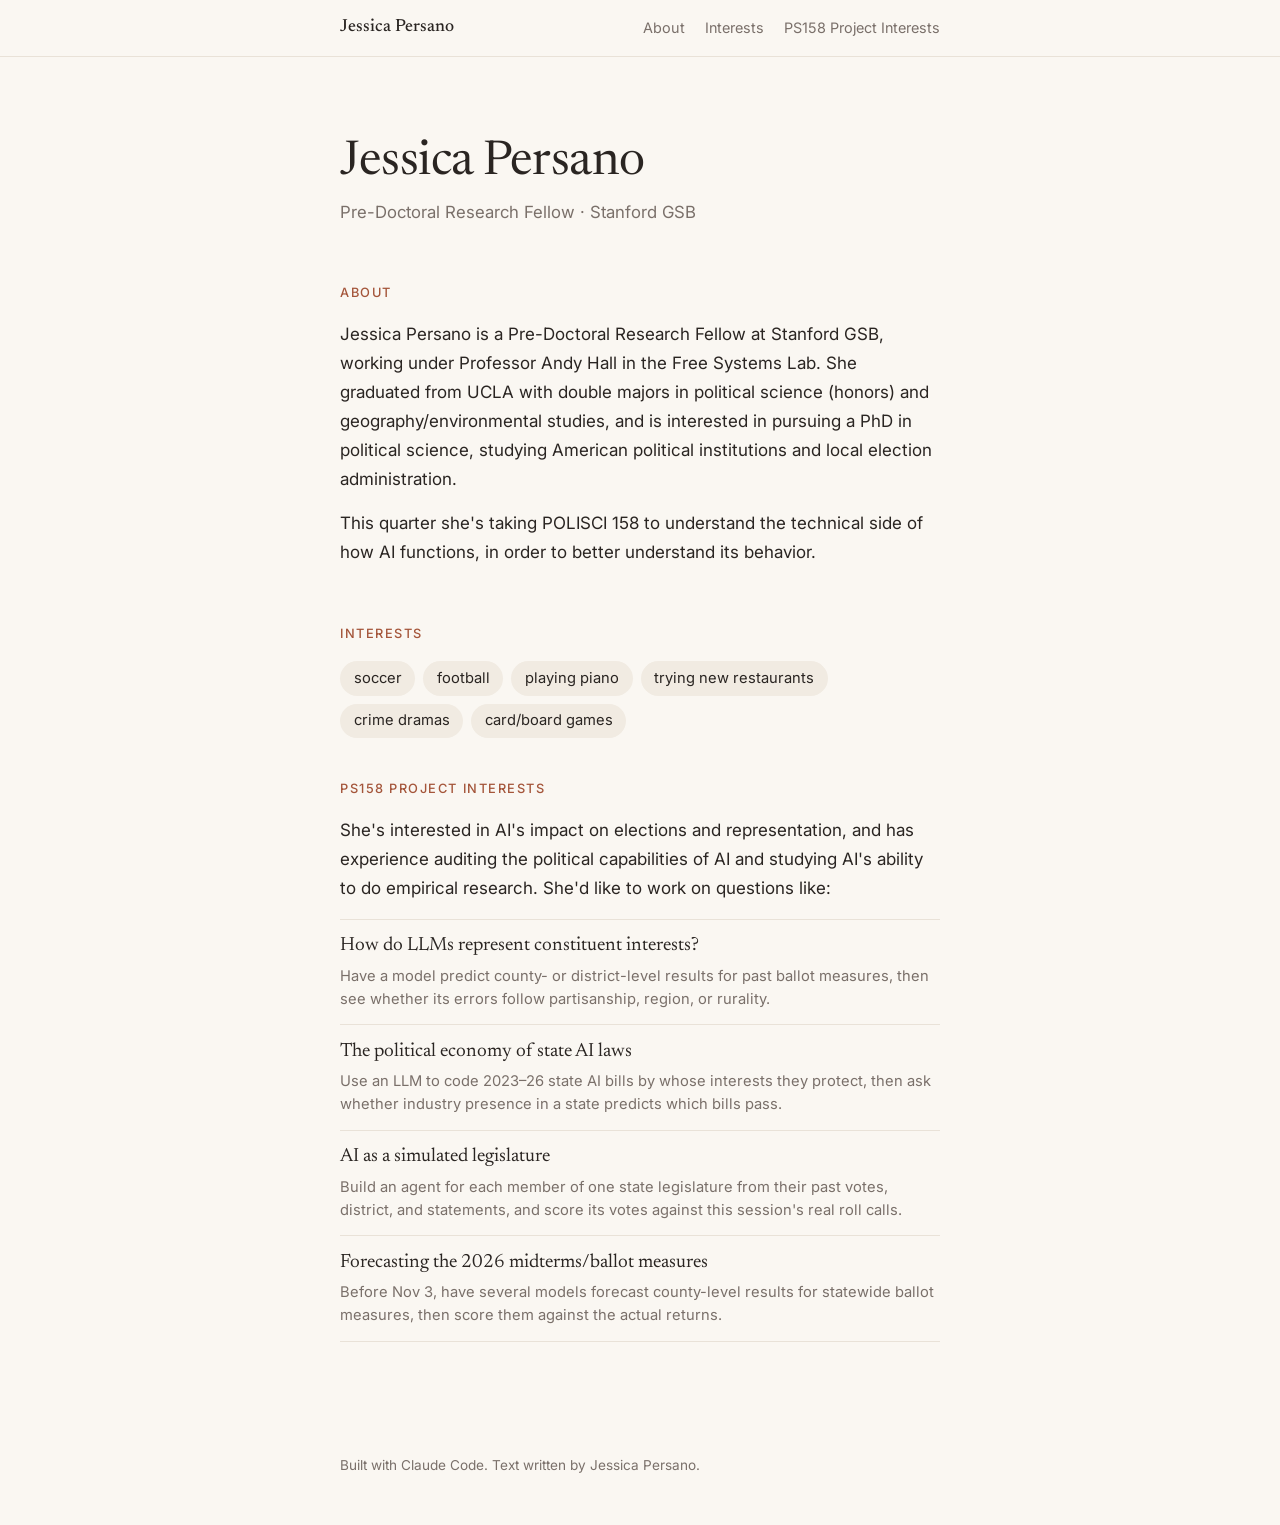
<file: index.html>
<!DOCTYPE html>
<html lang="en">
<head>
<meta charset="utf-8">
<meta name="viewport" content="width=device-width, initial-scale=1">
<title>Jessica Persano</title>
<meta name="description" content="Jessica Persano: pre-doctoral research fellow at Stanford GSB.">
<link rel="preconnect" href="https://fonts.googleapis.com">
<link rel="preconnect" href="https://fonts.gstatic.com" crossorigin>
<link href="https://fonts.googleapis.com/css2?family=Newsreader:opsz,wght@6..72,400;6..72,500&family=Inter:wght@400;500&display=swap" rel="stylesheet">
<link rel="stylesheet" href="style.css">
</head>
<body>

<header class="site-header">
  <div class="wrap">
    <a class="name" href="#top">Jessica Persano</a>
    <nav aria-label="Sections">
      <a href="#about">About</a>
      <a href="#interests">Interests</a>
      <a href="#projects">PS158 Project Interests</a>
    </nav>
  </div>
</header>

<main id="top" class="wrap">

  <section class="intro">
    <h1>Jessica Persano</h1>
    <p class="role">Pre-Doctoral Research Fellow · Stanford GSB</p>
  </section>

  <section id="about">
    <h2>About</h2>
    <p>Jessica Persano is a Pre-Doctoral Research Fellow at Stanford GSB, working under Professor Andy Hall in the Free Systems Lab. She graduated from UCLA with double majors in political science (honors) and geography/environmental studies, and is interested in pursuing a PhD in political science, studying American political institutions and local election administration.</p>
    <p>This quarter she's taking POLISCI 158 to understand the technical side of how AI functions, in order to better understand its behavior.</p>
  </section>

  <section id="interests">
    <h2>Interests</h2>
    <ul class="tags">
      <li>soccer</li>
      <li>football</li>
      <li>playing piano</li>
      <li>trying new restaurants</li>
      <li>crime dramas</li>
      <li>card/board games</li>
    </ul>
  </section>

  <section id="projects">
    <h2>PS158 project interests</h2>
    <p>She's interested in AI's impact on elections and representation, and has experience auditing the political capabilities of AI and studying AI's ability to do empirical research. She'd like to work on questions like:</p>
    <ul class="projects">
      <li>How do LLMs represent constituent interests?
        <span>Have a model predict county- or district-level results for past ballot measures, then see whether its errors follow partisanship, region, or rurality.</span></li>
      <li>The political economy of state AI laws
        <span>Use an LLM to code 2023–26 state AI bills by whose interests they protect, then ask whether industry presence in a state predicts which bills pass.</span></li>
      <li>AI as a simulated legislature
        <span>Build an agent for each member of one state legislature from their past votes, district, and statements, and score its votes against this session's real roll calls.</span></li>
      <li>Forecasting the 2026 midterms/ballot measures
        <span>Before Nov 3, have several models forecast county-level results for statewide ballot measures, then score them against the actual returns.</span></li>
    </ul>
  </section>

</main>

<footer class="site-footer">
  <div class="wrap">Built with Claude Code. Text written by Jessica Persano.</div>
</footer>

</body>
</html>
</file>
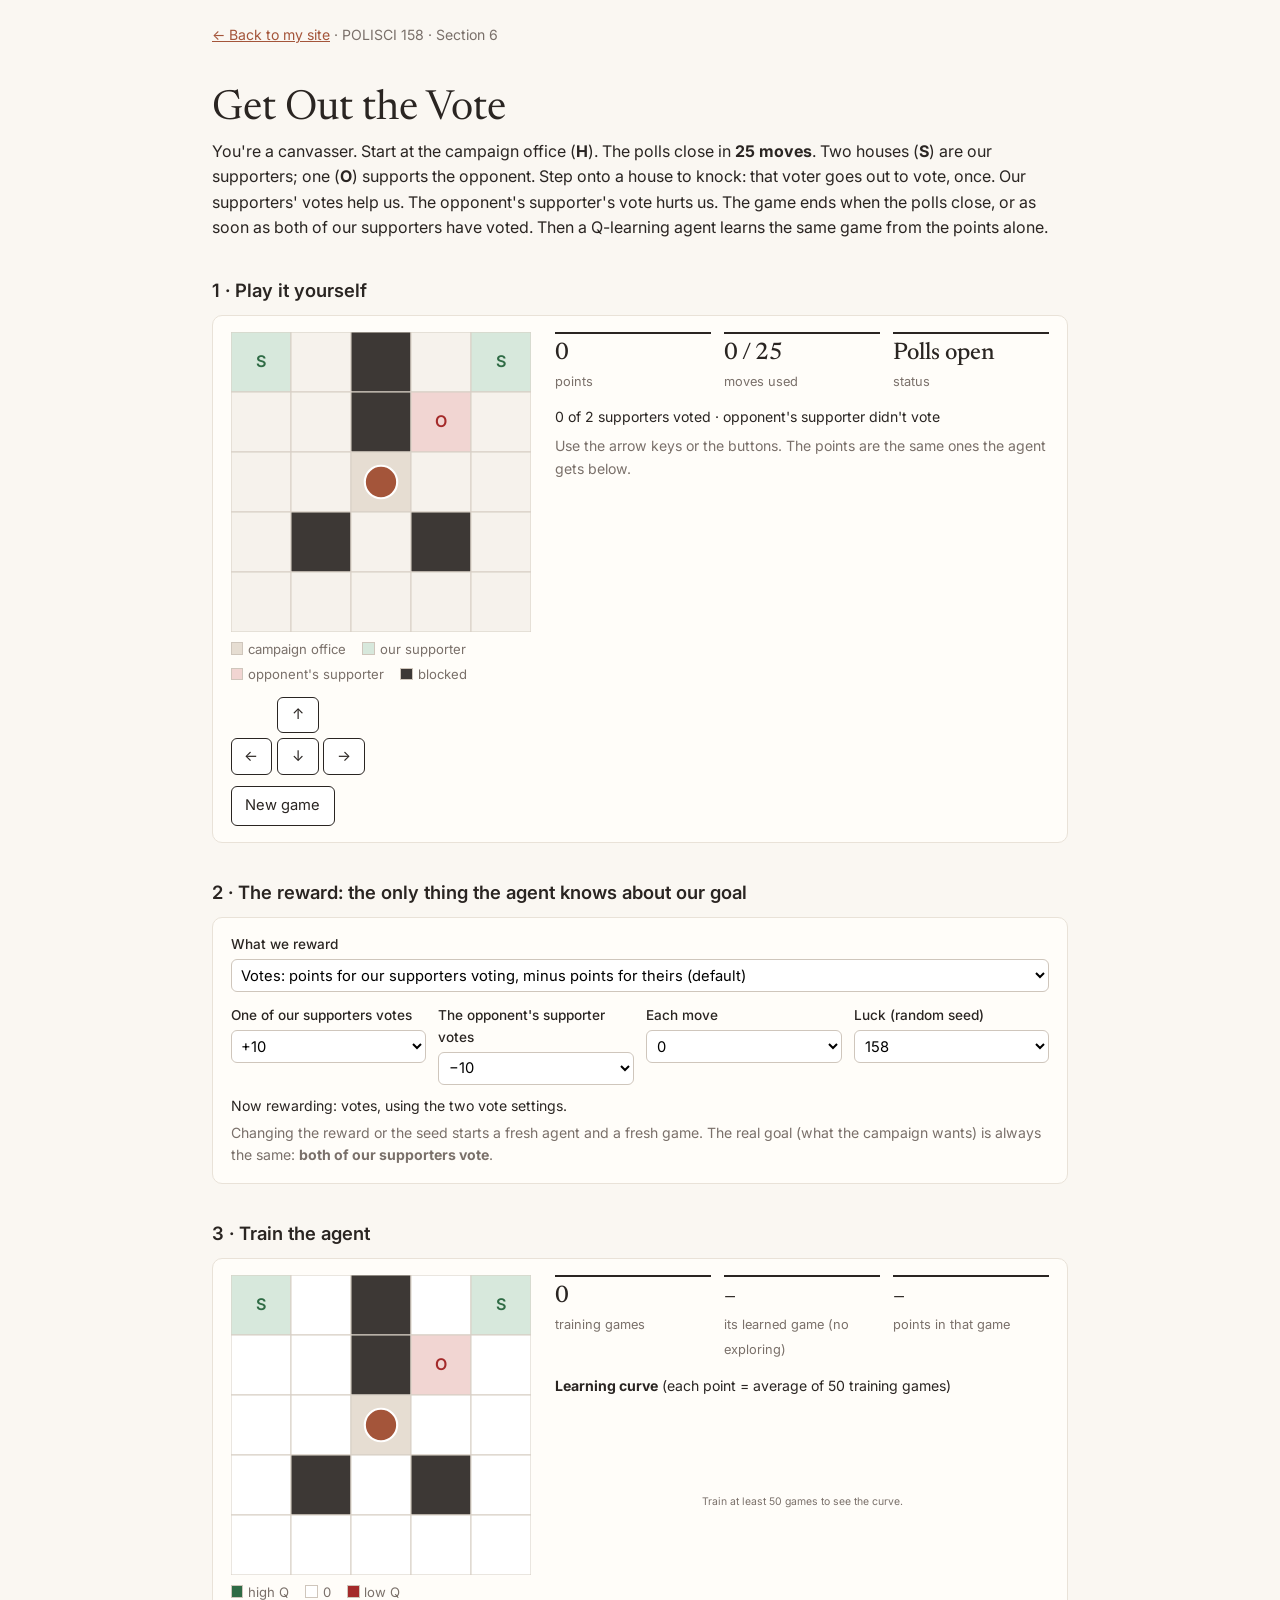
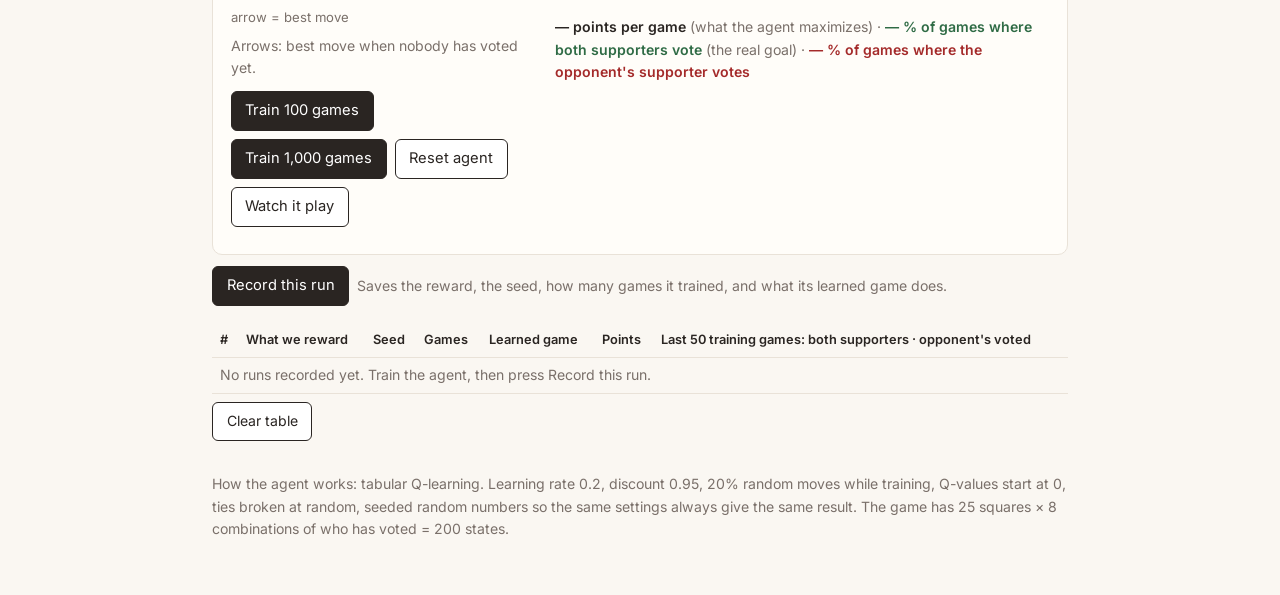
<file: rl-game/index.html>
<!DOCTYPE html>
<html lang="en">
<head>
<meta charset="utf-8">
<meta name="viewport" content="width=device-width, initial-scale=1">
<title>Get Out the Vote · a reinforcement learning game</title>
<link rel="preconnect" href="https://fonts.googleapis.com">
<link rel="preconnect" href="https://fonts.gstatic.com" crossorigin>
<link href="https://fonts.googleapis.com/css2?family=Newsreader:opsz,wght@6..72,400;6..72,500&family=Inter:wght@400;500;600&display=swap" rel="stylesheet">
<style>
  :root {
    --bg: #faf7f2; --fg: #2a2522; --muted: #7a706a; --line: #e9e2d8;
    --accent: #a4553a; --panel: #fffdf9;
    --ours: #2f6b45; --theirs: #a42a2a;
  }
  * { box-sizing: border-box; }
  body { margin: 0; background: var(--bg); color: var(--fg); font: 16px/1.6 "Inter", system-ui, sans-serif; }
  .wrap { max-width: 56rem; margin: 0 auto; padding: 0 1.25rem 3rem; }
  h1 { font-family: "Newsreader", Georgia, serif; font-weight: 400; font-size: 2.6rem; line-height: 1.1; margin: 2.5rem 0 .4rem; }
  h2 { font-weight: 600; font-size: 1.15rem; margin: 2.2rem 0 .6rem; }
  p { margin: .4rem 0; }
  a { color: var(--accent); }
  .muted { color: var(--muted); }
  .small { font-size: .88rem; }
  .panel { background: var(--panel); border: 1px solid var(--line); border-radius: 10px; padding: 1rem 1.1rem; }
  .cols { display: grid; grid-template-columns: minmax(0, 300px) minmax(0, 1fr); gap: 1.5rem; align-items: start; }
  @media (max-width: 720px) { .cols { grid-template-columns: 1fr; } }
  svg.board { width: 100%; max-width: 300px; display: block; }
  svg.board text { font: 600 15px "Inter", sans-serif; }
  .stats { display: grid; grid-template-columns: repeat(3, 1fr); gap: .8rem; margin-bottom: .8rem; }
  .stats div { border-top: 2px solid var(--fg); padding-top: .3rem; }
  .stats b { display: block; font-family: "Newsreader", Georgia, serif; font-size: 1.5rem; font-weight: 500; line-height: 1.2; }
  .stats span { font-size: .8rem; color: var(--muted); }
  button { font: inherit; font-size: .92rem; cursor: pointer; border-radius: 6px; padding: .45rem .85rem; border: 1px solid var(--fg); background: var(--fg); color: #fff; }
  button.secondary { background: #fff; color: var(--fg); }
  button:focus-visible, select:focus-visible { outline: 3px solid var(--accent); outline-offset: 2px; }
  .btns { display: flex; flex-wrap: wrap; gap: .5rem; margin: .7rem 0; }
  .pad { display: grid; grid-template-columns: repeat(3, 2.6rem); gap: .3rem; margin: .7rem 0; }
  .pad button { padding: .35rem 0; }
  .controls { display: grid; grid-template-columns: repeat(auto-fit, minmax(11rem, 1fr)); gap: .8rem; }
  label { display: block; font-size: .85rem; font-weight: 500; margin-bottom: .2rem; }
  select { font: inherit; font-size: .92rem; width: 100%; padding: .35rem; border: 1px solid #cfc6bc; border-radius: 6px; background: #fff; }
  .legend { display: flex; flex-wrap: wrap; gap: .3rem 1rem; font-size: .82rem; color: var(--muted); margin-top: .4rem; }
  .legend i { display: inline-block; width: .8rem; height: .8rem; border: 1px solid #cfc6bc; margin-right: .3rem; vertical-align: -1px; }
  code { background: #f1ebe2; padding: 0 .25rem; border-radius: 3px; font-size: .88em; }
  table.runs { width: 100%; border-collapse: collapse; font-size: .88rem; margin-top: .4rem; }
  table.runs th, table.runs td { text-align: left; padding: .4rem .5rem; border-bottom: 1px solid var(--line); vertical-align: top; }
  table.runs th { font-weight: 600; font-size: .8rem; }
  #curve svg { width: 100%; display: block; }
  #curve text { font: 11px "Inter", sans-serif; fill: var(--muted); }
</style>
</head>
<body>
<main class="wrap">
  <p class="muted small" style="margin-top:1.5rem"><a href="../">← Back to my site</a> · POLISCI 158 · Section 6</p>
  <h1>Get Out the Vote</h1>
  <p>You're a canvasser. Start at the campaign office (<b>H</b>). The polls close in <b>25 moves</b>. Two houses (<b>S</b>) are our supporters; one (<b>O</b>) supports the opponent. Step onto a house to knock: that voter goes out to vote, once. Our supporters' votes help us. The opponent's supporter's vote hurts us. The game ends when the polls close, or as soon as both of our supporters have voted. Then a Q-learning agent learns the same game from the points alone.</p>

  <!-- ============ Play ============ -->
  <h2>1 · Play it yourself</h2>
  <div class="panel cols">
    <div>
      <svg class="board" id="board-play" role="img" aria-label="Game board"></svg>
      <div class="legend" id="legend"></div>
      <div class="pad" aria-label="Move">
        <span></span><button type="button" class="secondary" data-move="0" aria-label="Up">↑</button><span></span>
        <button type="button" class="secondary" data-move="2" aria-label="Left">←</button><button type="button" class="secondary" data-move="1" aria-label="Down">↓</button><button type="button" class="secondary" data-move="3" aria-label="Right">→</button>
      </div>
      <button type="button" class="secondary" id="play-reset">New game</button>
    </div>
    <div>
      <div class="stats">
        <div><b id="p-score">0</b><span>points</span></div>
        <div><b id="p-moves">0 / 25</b><span>moves used</span></div>
        <div><b id="p-status">Polls open</b><span>status</span></div>
      </div>
      <p class="small" id="p-turnout"></p>
      <p class="small muted">Use the arrow keys or the buttons. The points are the same ones the agent gets below.</p>
    </div>
  </div>

  <!-- ============ Reward ============ -->
  <h2>2 · The reward: the only thing the agent knows about our goal</h2>
  <div class="panel">
    <div class="controls" style="margin-bottom:.8rem">
      <div style="grid-column:1/-1"><label for="r-scheme">What we reward</label>
        <select id="r-scheme"><option value="votes">Votes: points for our supporters voting, minus points for theirs (default)</option><option value="doors">Doors knocked: +10 for every new door, whoever lives there</option></select></div>
    </div>
    <div class="controls">
      <div><label for="r-supporter">One of our supporters votes</label>
        <select id="r-supporter" data-r="supporter"><option value="10">+10</option><option value="5">+5</option><option value="1">+1</option><option value="0">0</option></select></div>
      <div><label for="r-opponent">The opponent's supporter votes</label>
        <select id="r-opponent" data-r="opponent"><option value="-10">−10</option><option value="-5">−5</option><option value="0">0</option><option value="5">+5</option></select></div>
      <div><label for="r-move">Each move</label>
        <select id="r-move" data-r="move"><option value="0">0</option><option value="-0.1">−0.1</option><option value="-1">−1</option></select></div>
      <div><label for="seed">Luck (random seed)</label>
        <select id="seed"><option value="158">158</option><option value="1">1</option><option value="2">2</option><option value="3">3</option><option value="4">4</option></select></div>
    </div>
    <p class="small" id="scheme-note" style="margin:.6rem 0 0"></p>
    <p class="small muted" style="margin:.3rem 0 0">Changing the reward or the seed starts a fresh agent and a fresh game. The real goal (what the campaign wants) is always the same: <b>both of our supporters vote</b>.</p>
  </div>

  <!-- ============ Agent ============ -->
  <h2>3 · Train the agent</h2>
  <div class="panel cols">
    <div>
      <svg class="board" id="board-agent" role="img" aria-label="The agent's board, with its best move from each square"></svg>
      <div class="legend"><span><i style="background:#2f6b45"></i>high Q</span><span><i style="background:#fff"></i>0</span><span><i style="background:#a42a2a"></i>low Q</span><span>arrow = best move</span></div>
      <p class="small muted" id="arrow-note">Arrows: best move when nobody has voted yet.</p>
      <div class="btns">
        <button type="button" data-train="100">Train 100 games</button>
        <button type="button" data-train="1000">Train 1,000 games</button>
        <button type="button" class="secondary" id="reset-agent">Reset agent</button>
        <button type="button" class="secondary" id="watch">Watch it play</button>
      </div>
    </div>
    <div style="min-width:0">
      <div class="stats">
        <div><b id="a-games">0</b><span>training games</span></div>
        <div><b id="a-result">–</b><span>its learned game (no exploring)</span></div>
        <div><b id="a-points">–</b><span>points in that game</span></div>
      </div>
      <p class="small" style="margin-bottom:.2rem"><b>Learning curve</b> (each point = average of 50 training games)</p>
      <div id="curve"></div>
      <p class="small muted"><span style="color:#2a2522;font-weight:600">— points per game</span> (what the agent maximizes) · <span style="color:#2f6b45;font-weight:600">— % of games where both supporters vote</span> (the real goal) · <span style="color:#a42a2a;font-weight:600">— % of games where the opponent's supporter votes</span></p>
    </div>
  </div>

  <div class="btns" style="align-items:center">
    <button type="button" id="record">Record this run</button>
    <span class="small muted">Saves the reward, the seed, how many games it trained, and what its learned game does.</span>
  </div>
  <div style="overflow-x:auto">
    <table class="runs" id="runs">
      <thead><tr><th>#</th><th>What we reward</th><th>Seed</th><th>Games</th><th>Learned game</th><th>Points</th><th>Last 50 training games: both supporters · opponent's voted</th></tr></thead>
      <tbody></tbody>
    </table>
  </div>
  <button type="button" class="secondary small" id="clear-runs" style="margin-top:.5rem">Clear table</button>

  <p class="small muted" style="margin-top:2rem">How the agent works: tabular Q-learning. Learning rate 0.2, discount 0.95, 20% random moves while training, Q-values start at 0, ties broken at random, seeded random numbers so the same settings always give the same result. The game has 25 squares × 8 combinations of who has voted = 200 states.</p>
</main>

<script>
"use strict";

/* ===================================================================
   PART A · The game and the agent (no page code here)
   =================================================================== */

/* ---------- 1 · The map ----------
   H = campaign office (start)   S = our supporter's house   O = the opponent's supporter's house
   # = blocked (no way through)   . = street */
var MAP = [
  "S.#.S",
  "..#O.",
  "..H..",
  ".#.#.",
  "....."
];
var ROWS = MAP.length, COLS = MAP[0].length, MAX_MOVES = 25;
var ACTIONS = [[-1, 0], [1, 0], [0, -1], [0, 1]];   // up, down, left, right

/* ---------- 2 · The reward: the points for one move ----------
   `what` says what happened on this move. REWARD holds the numbers (set by the controls on the page). */
var REWARD = { scheme: "votes", supporter: 10, opponent: -10, door: 10, move: 0 };
function reward(what) {
  var points = REWARD.move;                              // every move: the cost of time on the street (0 by default)
  if (REWARD.scheme === "doors") {
    // Option 2 · "Doors knocked": the field team's usual metric. Every new door counts, whoever lives there.
    if (what.supporterVoted || what.opponentVoted) points += REWARD.door;
    return points;
  }
  // Option 1 (default) · "Votes": what the campaign actually wants.
  if (what.supporterVoted) points += REWARD.supporter;   // we knocked on one of our supporters' doors, and they voted
  if (what.opponentVoted) points += REWARD.opponent;     // we knocked on the opponent's supporter's door, and they voted
  return points;
}

// Find the start and the houses. Each house gets one bit in the "who has voted" number.
var START = 0, HOUSES = [], HOUSE_AT = {};
for (var r = 0; r < ROWS; r++) for (var c = 0; c < COLS; c++) {
  var t = MAP[r][c], cell = r * COLS + c;
  if (t === "H") START = cell;
  if (t === "S" || t === "O") { HOUSE_AT[cell] = HOUSES.length; HOUSES.push({ cell: cell, ours: t === "S" }); }
}
var N_STATES = ROWS * COLS * (1 << HOUSES.length);   // 25 squares × 8 = 200 states
function tile(cell) { return MAP[Math.floor(cell / COLS)][cell % COLS]; }

/* ---------- 3 · The rules ---------- */
function Game() { this.reset(); }
Game.prototype.reset = function () {
  this.cell = START; this.voted = 0;   // voted: one bit per house, 1 = that voter has voted
  this.moves = 0; this.done = false; this.score = 0; this.ours = 0; this.theirs = 0;
};
// What the agent sees: its square, and which houses have voted.
Game.prototype.state = function () { return this.cell * (1 << HOUSES.length) + this.voted; };
Game.prototype.step = function (a) {
  var r = Math.floor(this.cell / COLS) + ACTIONS[a][0], c = this.cell % COLS + ACTIONS[a][1];
  if (r >= 0 && r < ROWS && c >= 0 && c < COLS && MAP[r][c] !== "#") this.cell = r * COLS + c;   // blocked: stay put
  var what = { supporterVoted: false, opponentVoted: false }, h = HOUSE_AT[this.cell];
  if (h !== undefined && !(this.voted & (1 << h))) {      // a door nobody has knocked on yet
    this.voted |= 1 << h;
    if (HOUSES[h].ours) { this.ours++; what.supporterVoted = true; }
    else { this.theirs++; what.opponentVoted = true; }
  }
  this.moves++;
  if (this.moves >= MAX_MOVES) this.done = true;          // the polls close
  if (this.ours === 2) this.done = true;                  // both supporters have voted: the canvasser's job is done
  var points = reward(what);
  this.score += points;
  return { state: this.state(), reward: points, done: this.done };
};
// The campaign's real goal: both of our supporters vote.
Game.prototype.goal = function () { return this.ours === 2; };

/* ---------- 4 · The learner: tabular Q-learning ----------
   Q[s][a] = how much total future reward the agent expects if it takes action a in state s.
   After each move:  Q[s][a] += alpha × (reward + gamma × best Q of the next state − Q[s][a]). */
function rng(seed) {   // a small seeded random number generator (mulberry32), so every run is reproducible
  return function () {
    seed |= 0; seed = seed + 0x6D2B79F5 | 0;
    var t = Math.imul(seed ^ seed >>> 15, 1 | seed);
    t = t + Math.imul(t ^ t >>> 7, 61 | t) ^ t;
    return ((t ^ t >>> 14) >>> 0) / 4294967296;
  };
}
function Agent(seed) {
  this.alpha = 0.2;     // learning rate
  this.gamma = 0.95;    // discount: how much it cares about later rewards
  this.epsilon = 0.2;   // share of random moves while training
  this.random = rng(seed);
  this.Q = [];
  for (var s = 0; s < N_STATES; s++) this.Q.push([0, 0, 0, 0]);
  this.episodes = 0;
}
Agent.prototype.best = function (s, random) {   // the highest-valued move; ties broken at random
  var q = this.Q[s], top = Math.max(q[0], q[1], q[2], q[3]), ties = [];
  for (var a = 0; a < 4; a++) if (q[a] === top) ties.push(a);
  return ties[Math.floor((random || this.random)() * ties.length)];
};
Agent.prototype.act = function (s) {   // epsilon-greedy: sometimes explore, otherwise take the best move
  if (this.random() < this.epsilon) return Math.floor(this.random() * 4);
  return this.best(s);
};
// Play one game while learning. Returns what happened, for the learning curve.
Agent.prototype.trainEpisode = function () {
  var g = new Game(), s = g.state();
  while (!g.done) {
    var a = this.act(s), out = g.step(a);
    var target = out.reward + (out.done ? 0 : this.gamma * Math.max.apply(null, this.Q[out.state]));
    this.Q[s][a] += this.alpha * (target - this.Q[s][a]);   // ← the Q-learning update
    s = out.state;
  }
  this.episodes++;
  return { score: g.score, goal: g.goal(), theirs: g.theirs > 0 };
};
// Play one game with no exploring and no learning: what the agent has actually learned.
Agent.prototype.playGreedy = function () {
  var g = new Game(), ties = rng(1), path = [{ cell: g.cell, voted: g.voted }];   // its own randomness, so watching never changes training
  while (!g.done) { g.step(this.best(g.state(), ties)); path.push({ cell: g.cell, voted: g.voted }); }
  return { game: g, path: path };
};

/* ===================================================================
   PART B · The page
   =================================================================== */
(function () {
  if (typeof document === "undefined") return;   // lets the code above run on its own (e.g. in Node) for checking
  function $(id) { return document.getElementById(id); }
  function num(x) { return String(Math.round(x * 10) / 10).replace("-", "−"); }

  /* ---------- Drawing the board ---------- */
  var NS = "http://www.w3.org/2000/svg", CELL = 56;
  var FILL = { "#": "#3d3835", ".": "#f6f2ec", H: "#e6ddd2", S: "#d7e8dc", O: "#f1d5d2" };
  function el(name, attrs, parent) {
    var e = document.createElementNS(NS, name);
    for (var k in attrs) e.setAttribute(k, attrs[k]);
    if (parent) parent.appendChild(e);
    return e;
  }
  function qColor(v, scale) {
    var t = Math.max(-1, Math.min(1, v / scale)), to = t >= 0 ? [47, 107, 69] : [164, 42, 42], k = Math.abs(t) * 0.7;
    return "rgb(" + [255, 255, 255].map(function (x, i) { return Math.round(x + (to[i] - x) * k); }).join(",") + ")";
  }
  // opts: { at: canvasser's cell, voted: who has voted, agent: show Q colors and arrows, trail: cells visited }
  function drawBoard(svg, opts) {
    svg.setAttribute("viewBox", "0 0 " + COLS * CELL + " " + ROWS * CELL);
    while (svg.firstChild) svg.removeChild(svg.firstChild);
    var defs = el("defs", {}, svg), m = el("marker", { id: "ah-" + svg.id, markerWidth: 6, markerHeight: 6, refX: 3, refY: 3, orient: "auto" }, defs);
    el("path", { d: "M0,0 L6,3 L0,6 z", fill: "#2a2522" }, m);
    var voted = opts.voted || 0, A = opts.agent, scale = 1;
    if (A) for (var s = 0; s < N_STATES; s++) scale = Math.max(scale, Math.abs(Math.max.apply(null, A.Q[s])));
    for (var i = 0; i < ROWS * COLS; i++) {
      var t = tile(i), x = (i % COLS) * CELL, y = Math.floor(i / COLS) * CELL;
      var st = i * (1 << HOUSES.length) + voted, fill = FILL[t];
      if (A && t === ".") fill = qColor(Math.max.apply(null, A.Q[st]), scale);
      el("rect", { x: x, y: y, width: CELL, height: CELL, fill: fill, stroke: "#d8d0c6" }, svg);
      if (t === "S" || t === "O" || t === "H") {
        var done = HOUSE_AT[i] !== undefined && (voted & (1 << HOUSE_AT[i]));
        var lab = el("text", { x: x + CELL / 2, y: y + CELL / 2 + 5, "text-anchor": "middle", fill: t === "O" ? "#a42a2a" : t === "S" ? "#2f6b45" : "#2a2522" }, svg);
        lab.textContent = done ? t + "✓" : t;
      }
      if (A && A.episodes && t !== "#") {
        var a = A.best(st, function () { return 0; });   // first of the tied moves, so drawing uses no randomness
        var dx = [0, 0, -1, 1][a], dy = [-1, 1, 0, 0][a], cx = x + CELL / 2 + (t === "." ? 0 : 15), cy = y + CELL / 2 + (t === "." ? 0 : 15);
        el("line", { x1: cx - dx * 9, y1: cy - dy * 9, x2: cx + dx * 9, y2: cy + dy * 9, stroke: "#2a2522", "stroke-width": 2, "marker-end": "url(#ah-" + svg.id + ")" }, svg);
      }
    }
    if (opts.trail && opts.trail.length > 1) {
      el("path", { d: opts.trail.map(function (c, k) { return (k ? "L" : "M") + ((c % COLS) + 0.5) * CELL + "," + (Math.floor(c / COLS) + 0.5) * CELL; }).join(""),
        fill: "none", stroke: "#a4553a", "stroke-width": 4, "stroke-opacity": 0.55, "stroke-linejoin": "round" }, svg);
    }
    if (opts.at != null) el("circle", { cx: ((opts.at % COLS) + 0.5) * CELL, cy: (Math.floor(opts.at / COLS) + 0.5) * CELL, r: CELL * 0.27, fill: "#a4553a", stroke: "#fff", "stroke-width": 2 }, svg);
  }
  $("legend").innerHTML = [["H", "campaign office"], ["S", "our supporter"], ["O", "opponent's supporter"], ["#", "blocked"]].map(function (x) {
    return '<span><i style="background:' + FILL[x[0]] + '"></i>' + x[1] + "</span>";
  }).join("");

  /* ---------- The reward controls ---------- */
  var seed = 158;
  Array.prototype.forEach.call(document.querySelectorAll("[data-r]"), function (sel) {
    sel.value = String(REWARD[sel.getAttribute("data-r")]);
    sel.addEventListener("change", function () { REWARD[sel.getAttribute("data-r")] = +sel.value; newAgent(); newPlay(); });
  });
  $("seed").addEventListener("change", function () { seed = +$("seed").value; newAgent(); });
  // "What we reward": the doors option ignores the two vote settings, so grey them out.
  function showScheme() {
    var doors = REWARD.scheme === "doors";
    $("r-supporter").disabled = doors; $("r-opponent").disabled = doors;
    $("scheme-note").textContent = doors
      ? "Now rewarding: +10 per new door knocked, whoever lives there (the two vote settings are ignored)."
      : "Now rewarding: votes, using the two vote settings.";
  }
  $("r-scheme").value = REWARD.scheme;
  $("r-scheme").addEventListener("change", function () { REWARD.scheme = $("r-scheme").value; showScheme(); newAgent(); newPlay(); });
  showScheme();

  /* ---------- 1 · Play it yourself ---------- */
  var play, trail;
  function newPlay() { play = new Game(); trail = [play.cell]; drawPlay(); }
  function turnout(g) {
    return g.ours + " of 2 supporters voted · opponent's supporter " + (g.theirs ? "voted" : "didn't vote");
  }
  function drawPlay() {
    drawBoard($("board-play"), { at: play.cell, voted: play.voted, trail: trail });
    $("p-score").textContent = num(play.score);
    $("p-moves").textContent = play.moves + " / " + MAX_MOVES;
    $("p-status").textContent = play.done ? (play.goal() && !play.theirs ? "Great turnout" : "Polls closed") : "Polls open";
    $("p-turnout").textContent = turnout(play);
  }
  function move(a) { if (play.done) return; play.step(a); trail.push(play.cell); drawPlay(); }
  Array.prototype.forEach.call(document.querySelectorAll("[data-move]"), function (b) {
    b.addEventListener("click", function () { move(+b.getAttribute("data-move")); });
  });
  $("play-reset").addEventListener("click", newPlay);
  document.addEventListener("keydown", function (e) {
    var k = { ArrowUp: 0, ArrowDown: 1, ArrowLeft: 2, ArrowRight: 3 }[e.key];
    if (k === undefined || /SELECT|INPUT|TEXTAREA/.test(document.activeElement.tagName)) return;
    var b = $("board-play").getBoundingClientRect();
    if (b.bottom < 0 || b.top > window.innerHeight) return;   // only while the game is on screen
    e.preventDefault(); move(k);
  });

  /* ---------- 3 · Train the agent ---------- */
  var agent, history, watching = null;
  function stopWatching() { if (watching) { clearInterval(watching); watching = null; } }
  function newAgent() { stopWatching(); agent = new Agent(seed); history = []; drawAgent(); }
  function describe(g) {
    return (g.ours === 2 ? "Both supporters" : g.ours === 1 ? "1 supporter" : "No supporters") + (g.theirs ? " + the opponent's" : "");
  }
  function drawAgent() {
    drawBoard($("board-agent"), { agent: agent, at: START });
    $("arrow-note").textContent = "Arrows: best move when nobody has voted yet.";
    $("a-games").textContent = agent.episodes.toLocaleString();
    if (agent.episodes) { var g = agent.playGreedy().game; $("a-result").textContent = describe(g); $("a-points").textContent = num(g.score); }
    else { $("a-result").textContent = "–"; $("a-points").textContent = "–"; }
    drawCurve();
  }
  function train(n) { stopWatching(); for (var i = 0; i < n; i++) history.push(agent.trainEpisode()); drawAgent(); }
  Array.prototype.forEach.call(document.querySelectorAll("[data-train]"), function (b) {
    b.addEventListener("click", function () { train(+b.getAttribute("data-train")); });
  });
  $("reset-agent").addEventListener("click", newAgent);
  $("watch").addEventListener("click", function () {
    stopWatching();
    var path = agent.playGreedy().path, k = 0;
    watching = setInterval(function () {
      k++;
      var p = path[k];
      drawBoard($("board-agent"), { agent: agent, voted: p.voted, at: p.cell, trail: path.slice(0, k + 1).map(function (q) { return q.cell; }) });
      $("arrow-note").textContent = "Watching: arrows show its best move given who has voted so far (move " + k + " of " + MAX_MOVES + ").";
      if (k >= path.length - 1) stopWatching();
    }, 140);
  });

  /* ---------- 4 · The learning curve ---------- */
  function drawCurve() {
    var W = 520, H = 220, L = 36, R = 40, T = 10, B = 26, BIN = 50, bins = [];
    for (var i = 0; i + BIN <= history.length; i += BIN) {
      var sl = history.slice(i, i + BIN), pts = 0, goal = 0, theirs = 0;
      sl.forEach(function (e) { pts += e.score; goal += e.goal ? 1 : 0; theirs += e.theirs ? 1 : 0; });
      bins.push({ n: i + BIN, pts: pts / BIN, goal: goal / BIN, theirs: theirs / BIN });
    }
    var svg = '<svg viewBox="0 0 ' + W + " " + H + '" role="img" aria-label="Learning curve">';
    if (!bins.length) { $("curve").innerHTML = svg + '<text x="' + W / 2 + '" y="' + H / 2 + '" text-anchor="middle">Train at least 50 games to see the curve.</text></svg>'; return; }
    var lo = Math.min(-10, Math.min.apply(null, bins.map(function (b) { return b.pts; })));
    var hi = Math.max(20, Math.max.apply(null, bins.map(function (b) { return b.pts; })));
    var maxN = Math.max(1000, bins[bins.length - 1].n);
    var X = function (n) { return L + (W - L - R) * n / maxN; };
    var Y = function (v) { return T + (H - T - B) * (hi - v) / (hi - lo); };
    var Yp = function (p) { return T + (H - T - B) * (1 - p); };
    [lo, 0, hi].forEach(function (v) { svg += '<line x1="' + L + '" x2="' + (W - R) + '" y1="' + Y(v) + '" y2="' + Y(v) + '" stroke="' + (v === 0 ? "#cfc6bc" : "#efe9e2") + '"/><text x="' + (L - 5) + '" y="' + (Y(v) + 4) + '" text-anchor="end">' + Math.round(v) + "</text>"; });
    [0, 0.5, 1].forEach(function (p) { svg += '<text x="' + (W - R + 5) + '" y="' + (Yp(p) + 4) + '" style="fill:#2f6b45">' + Math.round(100 * p) + "%</text>"; });
    [0, maxN / 2, maxN].forEach(function (n, k) { svg += '<text x="' + X(n) + '" y="' + (H - 8) + '" text-anchor="' + (k === 2 ? "end" : "middle") + '">' + Math.round(n).toLocaleString() + (k === 2 ? " games" : "") + "</text>"; });
    function line(f, Yf, col, w) { return '<polyline fill="none" stroke="' + col + '" stroke-width="' + w + '" points="' + bins.map(function (b) { return X(b.n) + "," + Yf(f(b)); }).join(" ") + '"/>'; }
    svg += line(function (b) { return b.goal; }, Yp, "#2f6b45", 2.2);
    svg += line(function (b) { return b.theirs; }, Yp, "#a42a2a", 1.6);
    svg += line(function (b) { return b.pts; }, Y, "#2a2522", 2.4);
    $("curve").innerHTML = svg + "</svg>";
  }

  /* ---------- Recorded runs (saved in this browser only) ---------- */
  var RUNS_KEY = "gotv-runs", runs = [];
  try { runs = JSON.parse(localStorage.getItem(RUNS_KEY)) || []; } catch (e) { runs = []; }
  function saveRuns() { try { localStorage.setItem(RUNS_KEY, JSON.stringify(runs)); } catch (e) {} }
  function rewardText() {
    if (REWARD.scheme === "doors") return "Doors knocked: +" + REWARD.door + " per door · move " + num(REWARD.move);
    return "Votes: supporter " + (REWARD.supporter > 0 ? "+" : "") + num(REWARD.supporter) + " · opponent " + num(REWARD.opponent) + " · move " + num(REWARD.move);
  }
  function renderRuns() {
    var esc = function (s) { return String(s).replace(/[&<>]/g, function (c) { return { "&": "&amp;", "<": "&lt;", ">": "&gt;" }[c]; }); };
    document.querySelector("#runs tbody").innerHTML = runs.length ? runs.map(function (r, i) {
      return "<tr><td>" + (i + 1) + "</td><td>" + esc(r.reward) + "</td><td>" + r.seed + "</td><td>" + r.games.toLocaleString() + "</td><td>" + esc(r.result) + "</td><td>" + num(r.points) + "</td><td>" + r.goal + "% · " + r.theirs + "%</td></tr>";
    }).join("") : '<tr><td colspan="7" class="muted">No runs recorded yet. Train the agent, then press Record this run.</td></tr>';
  }
  $("record").addEventListener("click", function () {
    if (!agent.episodes) return;
    var g = agent.playGreedy().game, last = history.slice(-50);
    var pct = function (f) { return Math.round(100 * last.filter(f).length / last.length); };
    runs.push({ reward: rewardText(), seed: seed, games: agent.episodes, result: describe(g), points: g.score,
      goal: pct(function (e) { return e.goal; }), theirs: pct(function (e) { return e.theirs; }) });
    saveRuns(); renderRuns();
  });
  $("clear-runs").addEventListener("click", function () {
    if (runs.length && confirm("Clear all recorded runs?")) { runs = []; saveRuns(); renderRuns(); }
  });

  newPlay();
  newAgent();
  renderRuns();
})();
</script>
</body>
</html>
</file>
<file: style.css>
/* Warm, minimal personal site */

:root {
  --bg: #faf7f2;
  --fg: #2a2522;
  --muted: #7a706a;
  --line: #e9e2d8;
  --accent: #a4553a;
  --tag-bg: #f1ebe2;
  --font-heading: "Newsreader", Georgia, serif;
  --font-body: "Inter", system-ui, -apple-system, "Segoe UI", sans-serif;
}

* { box-sizing: border-box; }

html { scroll-behavior: smooth; scroll-padding-top: 4.5rem; }

body {
  margin: 0;
  background: var(--bg);
  color: var(--fg);
  font: 17px/1.7 var(--font-body);
  -webkit-font-smoothing: antialiased;
}

.wrap { max-width: 40rem; margin: 0 auto; padding: 0 1.25rem; }

a { color: var(--accent); text-underline-offset: 3px; }

/* Header */
.site-header {
  position: sticky; top: 0; z-index: 10;
  background: rgba(250, 247, 242, .92);
  backdrop-filter: blur(6px);
  border-bottom: 1px solid var(--line);
}
.site-header .wrap {
  display: flex; align-items: center; justify-content: space-between;
  gap: 1rem; min-height: 3.5rem; flex-wrap: wrap;
}
.site-header .name {
  font-family: var(--font-heading); font-size: 1.1rem; font-weight: 500;
  color: var(--fg); text-decoration: none;
}
.site-header nav { display: flex; gap: 1.25rem; font-size: .9rem; }
.site-header nav a { color: var(--muted); text-decoration: none; }
.site-header nav a:hover { color: var(--accent); }

/* Intro */
.intro { padding: 5rem 0 1rem; }
h1 {
  font-family: var(--font-heading); font-weight: 400;
  font-size: 3rem; line-height: 1.1; margin: 0 0 .5rem; letter-spacing: -.01em;
}
.role { color: var(--muted); margin: 0; font-size: 1.05rem; }

/* Sections */
section { padding: 2.5rem 0 0; }
h2 {
  font-family: var(--font-body); font-weight: 500;
  font-size: .8rem; letter-spacing: .12em; text-transform: uppercase;
  color: var(--accent); margin: 0 0 1rem;
}
p { margin: 0 0 1rem; }

/* Interests as tags */
.tags { list-style: none; padding: 0; margin: 0; display: flex; flex-wrap: wrap; gap: .5rem; }
.tags li {
  background: var(--tag-bg); border-radius: 99px;
  padding: .3rem .85rem; font-size: .92rem;
}

/* Project interests */
.projects { list-style: none; padding: 0; margin: 0; }
.projects li {
  font-family: var(--font-heading); font-size: 1.2rem; line-height: 1.4;
  padding: .85rem 0; border-top: 1px solid var(--line);
}
.projects li:last-child { border-bottom: 1px solid var(--line); }
.projects li span {
  display: block; margin-top: .3rem;
  font-family: var(--font-body); font-size: .92rem; line-height: 1.55; color: var(--muted);
}

/* Footer */
.site-footer {
  margin-top: 5rem; padding: 2rem 0 3rem;
  color: var(--muted); font-size: .85rem;
}

a:focus-visible { outline: 2px solid var(--accent); outline-offset: 3px; }

@media (max-width: 560px) {
  .intro { padding-top: 3rem; }
  h1 { font-size: 2.3rem; }
  .site-header nav { gap: .9rem; font-size: .85rem; }
  .projects li { font-size: 1.1rem; }
}
</file>
